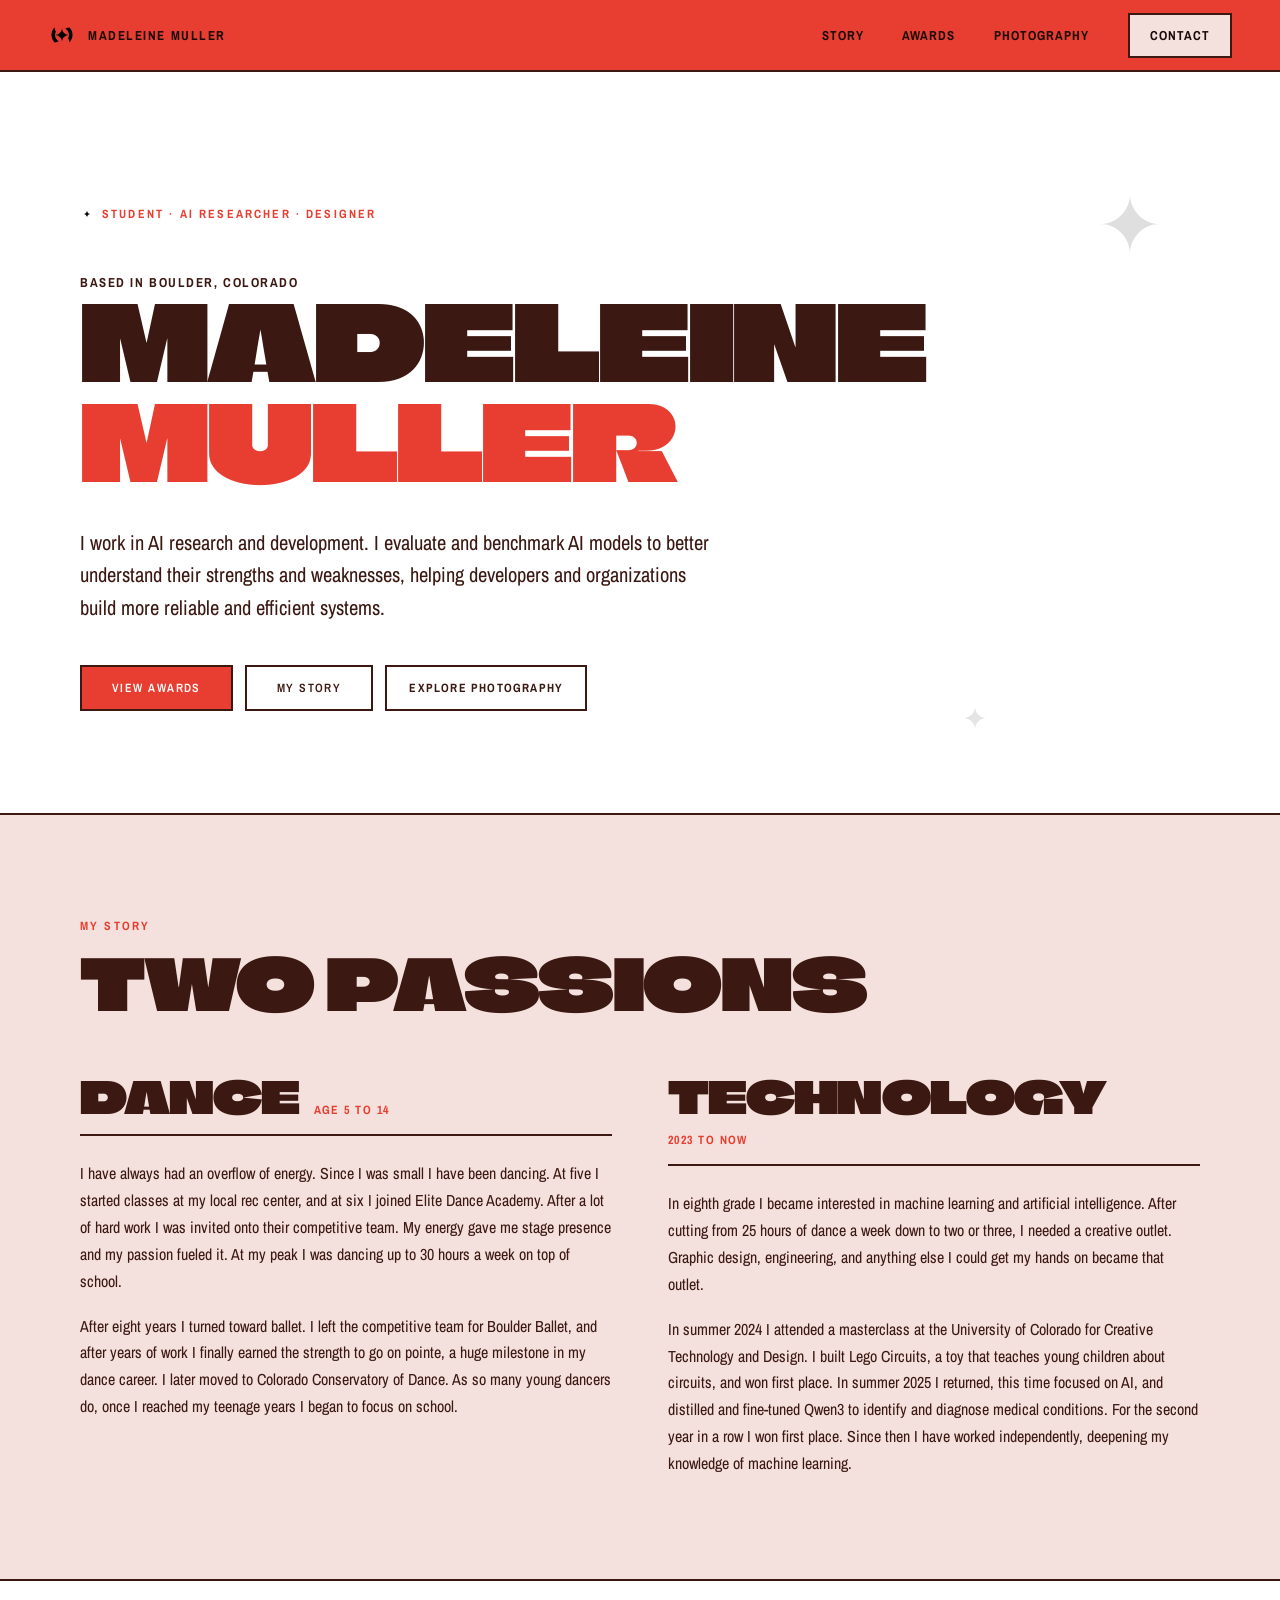
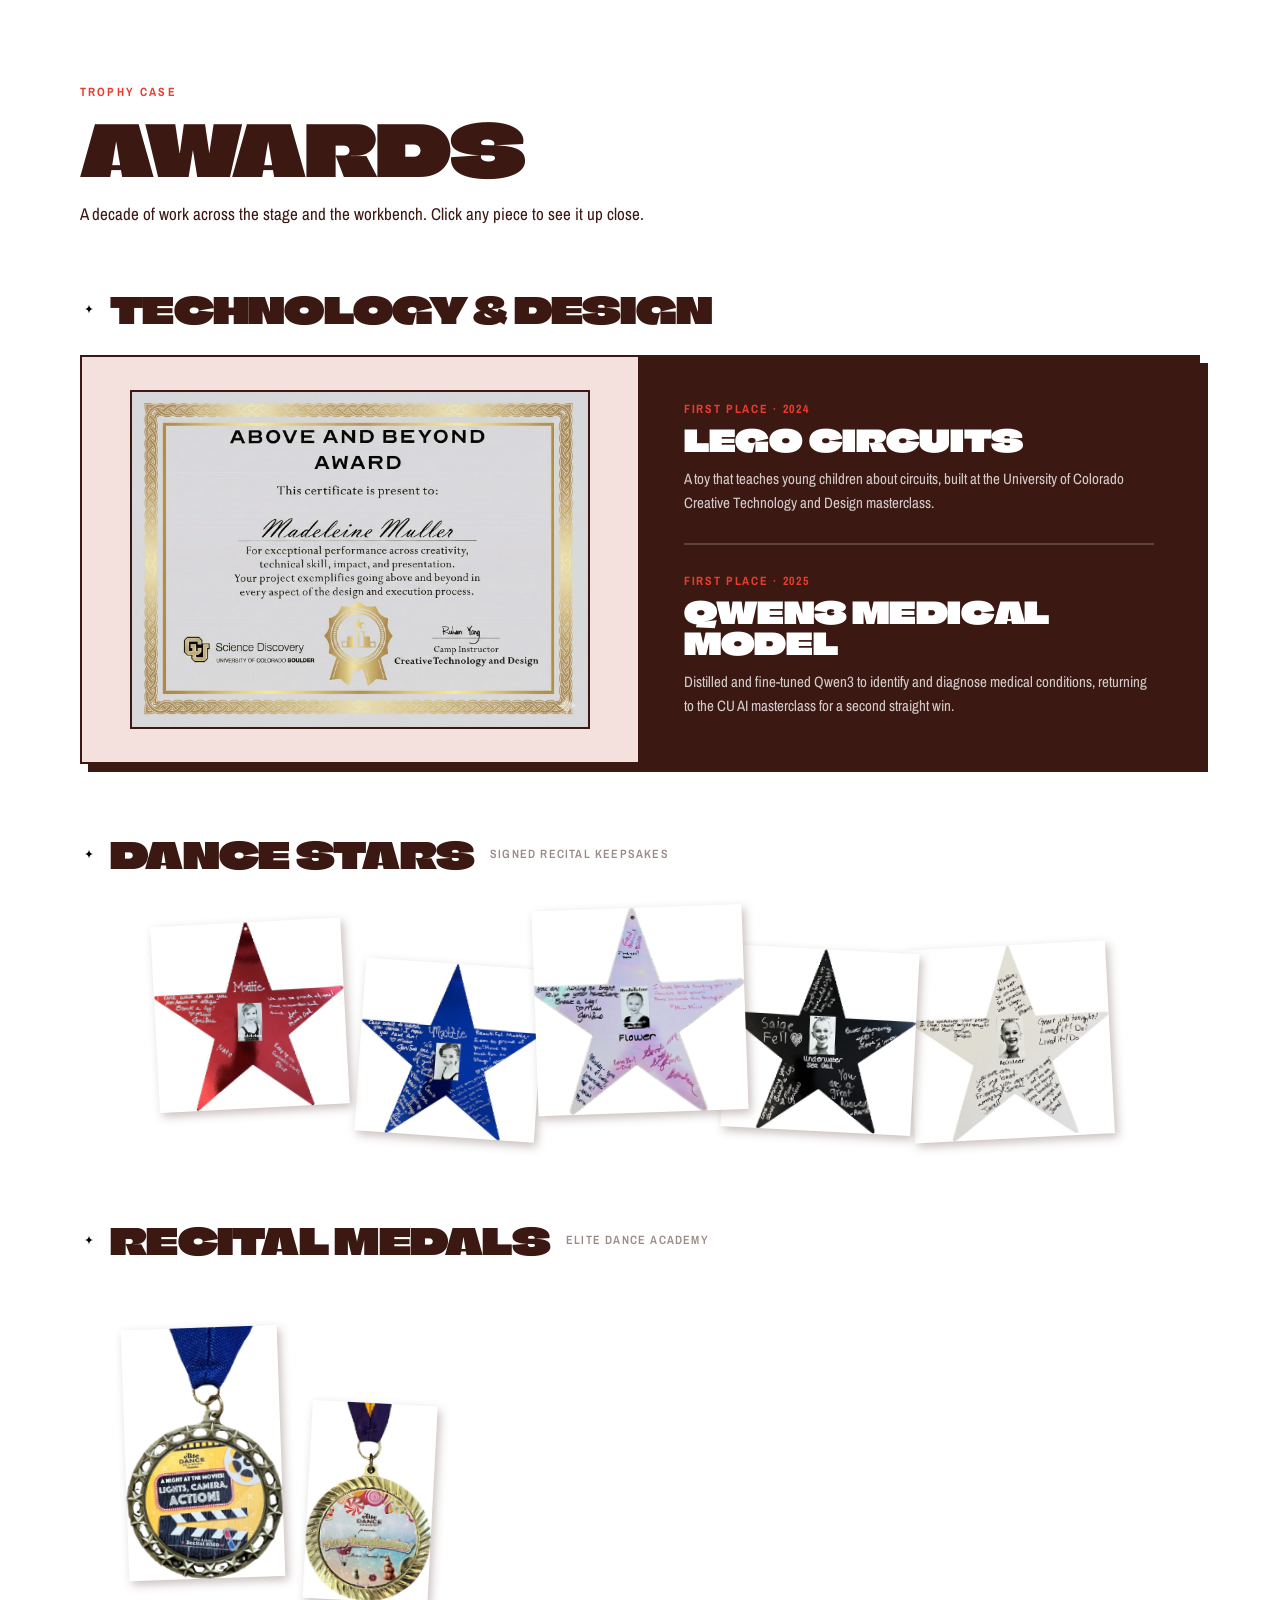
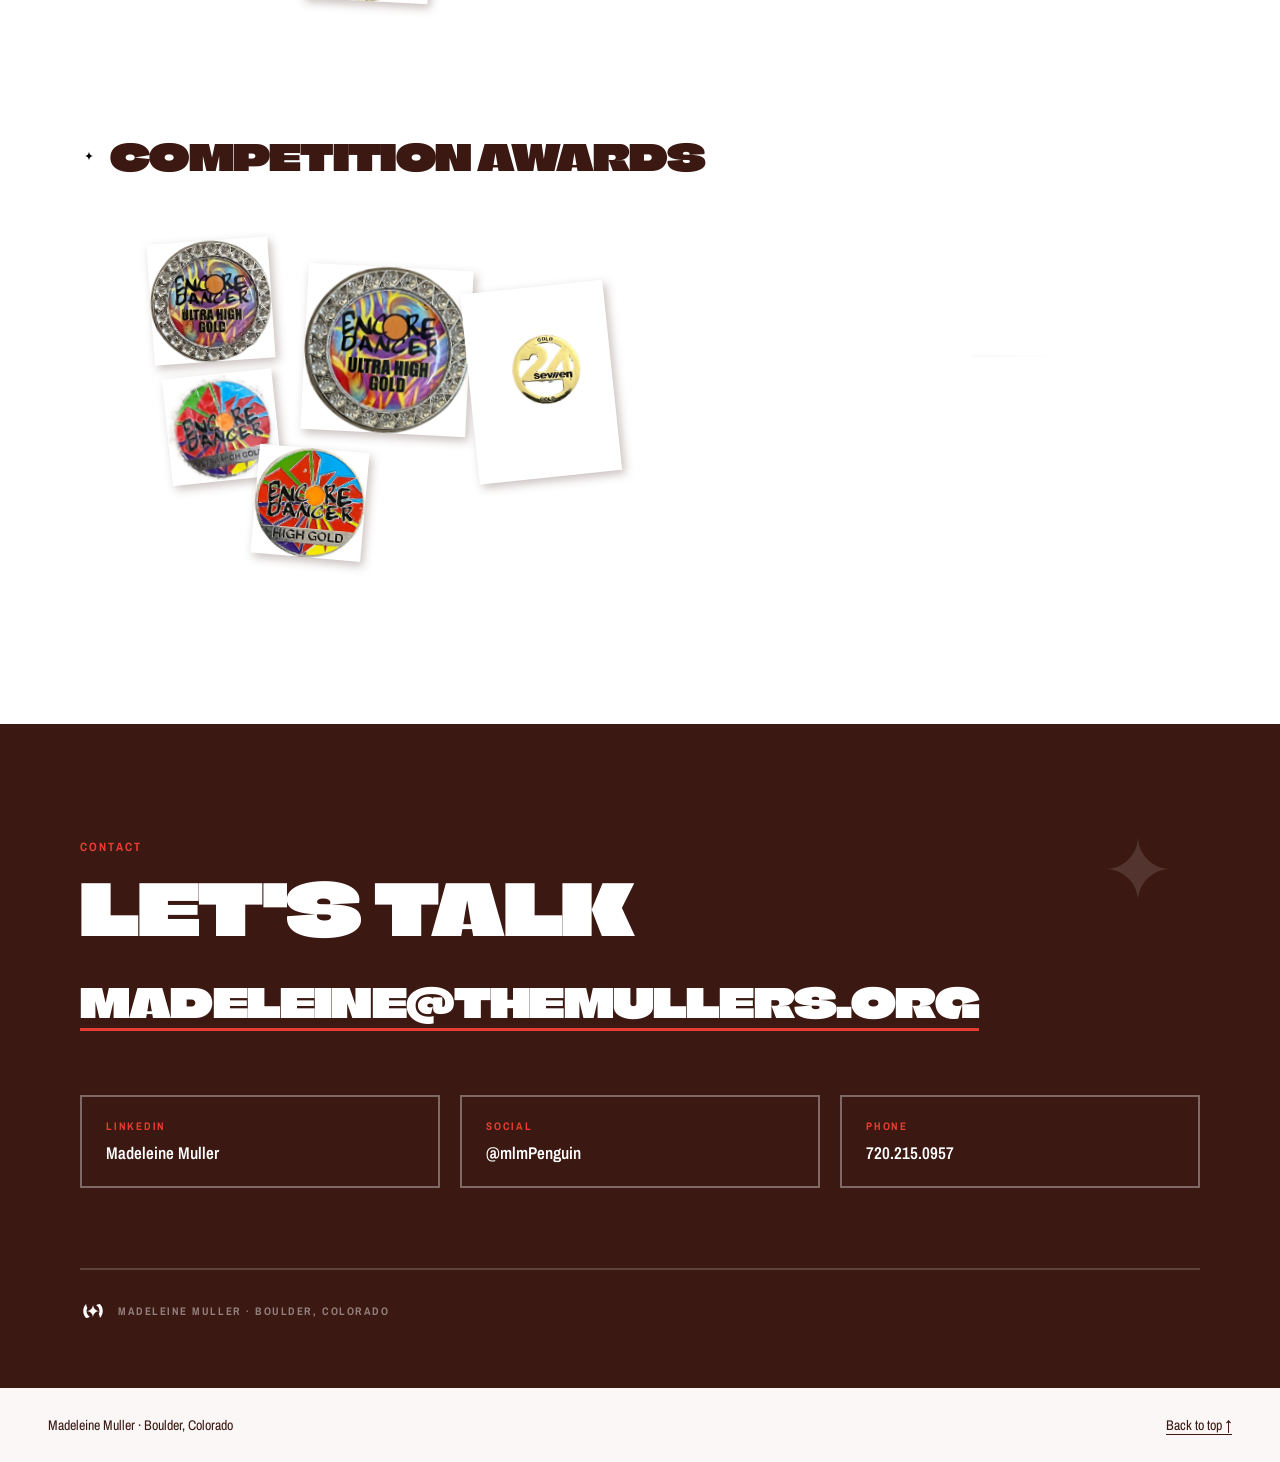
<file: index.html>
<!DOCTYPE html>
<html style="background: #E83E31; color-scheme: light;">
<head>
<meta charset="utf-8">
<meta name="viewport" content="width=device-width, initial-scale=1">
<meta name="theme-color" content="#E83E31">
<meta name="color-scheme" content="light">
<title>Madeleine Muller — AI Researcher &amp; Designer</title>
<meta name="description" content="AI research, design, dance, and photography by Madeleine Muller, based in Boulder, Colorado.">
<script>
if ('scrollRestoration' in history) history.scrollRestoration = 'manual';
function openPhotographyPage() {
  if (location.hash === '#photography') location.replace('photography.html');
}
window.addEventListener('hashchange', openPhotographyPage);
openPhotographyPage();
window.addEventListener('pageshow', () => {
  if (!location.hash) window.scrollTo({top: 0, left: 0, behavior: 'instant'});
});
</script>
<meta property="og:title" content="Madeleine Muller — AI Researcher &amp; Designer">
<meta property="og:description" content="AI research, design, dance, and photography by Madeleine Muller, based in Boulder, Colorado.">
<meta property="og:type" content="website">
<link rel="stylesheet" href="Assets/base.css">
<link rel="stylesheet" href="Assets/site.css?v=separate-pages-1">
<link rel="icon" href="Assets/monogram.svg" type="image/svg+xml">
<script src="Assets/site.js" defer></script>
</head>
<body style="background: #E83E31; color-scheme: light;">

<div style="background: var(--mm-white); color: var(--mm-dark); font-family: var(--font-body); min-height: 100vh;">

  <a href="#top" class="skip-link">Skip to content</a><nav class="site-navigation" aria-label="Main navigation">
 <a class="site-brand" href="#top"><img src="Assets/monogram.svg" width="28" height="28" alt=""><span>Madeleine Muller</span></a>
 <div id="mm-nav-links">
<a href="#story">Story</a><a href="#awards">Awards</a><a href="photography.html">Photography</a><a class="nav-contact" href="#contact">Contact</a>
</div>
 <a class="mobile-photo-link" href="photography.html">Photography</a>
 <details class="mobile-navigation"><summary>Menu</summary><div class="mobile-nav-panel">
<a href="#story">Story</a><a href="#awards">Awards</a><a href="photography.html">Photography</a><a href="#contact">Contact</a>
</div></details>
</nav><main id="top" style="padding-top: 64px; background: #FFFFFF;" tabindex="-1">

    <section style="position: relative; overflow: hidden; padding: clamp(72px, 11vw, 132px) clamp(20px, 5vw, 48px) clamp(64px, 8vw, 104px); border-bottom: 2px solid var(--mm-dark);" class="hero">
      <img src="Assets/sparkle.svg" aria-hidden="true" style="position: absolute; right: 7vw; top: 92px; width: 120px; height: 120px; opacity: 0.12;">
      <img src="Assets/sparkle.svg" aria-hidden="true" style="position: absolute; right: 22vw; bottom: 72px; width: 46px; height: 46px; opacity: 0.1;">
      <div style="max-width: 1120px; margin: 0 auto;">
        <div style="display: inline-flex; align-items: center; gap: 8px; font-size: 12px; font-weight: 700; letter-spacing: 0.18em; text-transform: uppercase; color: var(--mm-red); margin-bottom: 28px;">
          <img src="Assets/sparkle.svg" aria-hidden="true" style="width: 14px; height: 14px;">
          Student · AI Researcher · Designer
        </div>
        <p class="hero-context">Based in Boulder, Colorado</p>
<h1 style="font-family: var(--font-display); font-variation-settings: 'YEAR' 1979; font-weight: 400; font-size: clamp(60px, 11vw, 148px); line-height: 0.96; letter-spacing: -0.02em; text-transform: uppercase; margin: 0; color: var(--mm-dark);" class="hero-heading">
<span>Madeleine</span><span style="color: var(--mm-red)">Muller</span>
</h1>
        <p style="font-size: clamp(17px, 1.6vw, 21px); font-weight: 400; line-height: 1.6; color: var(--mm-dark); max-width: 640px; margin: 36px 0 0;">
          I work in AI research and development. I evaluate and benchmark AI models to better understand their strengths and weaknesses, helping developers and organizations build more reliable and efficient systems.
        </p>
        <div style="display: flex; flex-wrap: wrap; gap: 12px; margin-top: 40px;">
          <a href="#awards" style="font-size: 12px; font-weight: 600; letter-spacing: 0.12em; text-transform: uppercase; color: var(--mm-white); background: var(--mm-red); border: 2px solid var(--mm-dark); padding: 13px 30px; text-decoration: none; transition: transform 0.1s ease, box-shadow 0.1s ease;">View Awards</a>
          <a href="#story" style="font-size: 12px; font-weight: 600; letter-spacing: 0.12em; text-transform: uppercase; color: var(--mm-dark); background: transparent; border: 2px solid var(--mm-dark); padding: 13px 30px; text-decoration: none; transition: transform 0.1s ease, box-shadow 0.1s ease;">My Story</a>
        <a href="photography.html" class="hero-photo-link">Explore photography</a>
</div>
      </div>
    </section>

    <section id="story" style="scroll-margin-top: 72px; background: var(--mm-blush); border-bottom: 2px solid var(--mm-dark); padding: clamp(64px, 8vw, 104px) clamp(20px, 5vw, 48px);">
      <div style="max-width: 1120px; margin: 0 auto;">
        <div style="font-size: 12px; font-weight: 700; letter-spacing: 0.18em; text-transform: uppercase; color: var(--mm-red); margin-bottom: 14px;">My Story</div>
        <h2 style="font-family: var(--font-display); font-variation-settings: 'YEAR' 1979; font-weight: 400; font-size: clamp(40px, 6vw, 80px); line-height: 1.0; letter-spacing: -0.02em; text-transform: uppercase; margin: 0 0 56px; color: var(--mm-dark);" class="section-heading">Two Passions</h2>

        <div style="display: grid; grid-template-columns: repeat(auto-fit, minmax(min(360px, 100%), 1fr)); gap: 56px;">
          <div>
            <div style="display: flex; align-items: baseline; gap: 14px; border-bottom: 2px solid var(--mm-dark); padding-bottom: 16px; margin-bottom: 24px;" class="story-heading-row">
              <h3 style="font-family: var(--font-display); font-variation-settings: 'YEAR' 1979; font-weight: 400; font-size: clamp(34px, 4vw, 52px); line-height: 1.0; letter-spacing: -0.02em; text-transform: uppercase; margin: 0; color: var(--mm-dark);" class="story-label">Dance</h3>
              <span style="font-size: 12px; font-weight: 700; letter-spacing: 0.12em; text-transform: uppercase; color: var(--mm-red);">Age 5 to 14</span>
            </div>
            <p style="font-size: 16px; line-height: 1.68; color: var(--mm-dark); margin: 0 0 18px;">I have always had an overflow of energy. Since I was small I have been dancing. At five I started classes at my local rec center, and at six I joined Elite Dance Academy. After a lot of hard work I was invited onto their competitive team. My energy gave me stage presence and my passion fueled it. At my peak I was dancing up to 30 hours a week on top of school.</p>
            <p style="font-size: 16px; line-height: 1.68; color: var(--mm-dark); margin: 0;">After eight years I turned toward ballet. I left the competitive team for Boulder Ballet, and after years of work I finally earned the strength to go on pointe, a huge milestone in my dance career. I later moved to Colorado Conservatory of Dance. As so many young dancers do, once I reached my teenage years I began to focus on school.</p>
          </div>
          <div>
            <div style="display: flex; align-items: baseline; gap: 14px; border-bottom: 2px solid var(--mm-dark); padding-bottom: 16px; margin-bottom: 24px;" class="story-heading-row">
              <h3 style="font-family: var(--font-display); font-variation-settings: 'YEAR' 1979; font-weight: 400; font-size: clamp(34px, 4vw, 52px); line-height: 1.0; letter-spacing: -0.02em; text-transform: uppercase; margin: 0; color: var(--mm-dark);" class="story-label">Technology</h3>
              <span style="font-size: 12px; font-weight: 700; letter-spacing: 0.12em; text-transform: uppercase; color: var(--mm-red);">2023 to Now</span>
            </div>
            <p style="font-size: 16px; line-height: 1.68; color: var(--mm-dark); margin: 0 0 18px;">In eighth grade I became interested in machine learning and artificial intelligence. After cutting from 25 hours of dance a week down to two or three, I needed a creative outlet. Graphic design, engineering, and anything else I could get my hands on became that outlet.</p>
            <p style="font-size: 16px; line-height: 1.68; color: var(--mm-dark); margin: 0;">In summer 2024 I attended a masterclass at the University of Colorado for Creative Technology and Design. I built Lego Circuits, a toy that teaches young children about circuits, and won first place. In summer 2025 I returned, this time focused on AI, and distilled and fine-tuned Qwen3 to identify and diagnose medical conditions. For the second year in a row I won first place. Since then I have worked independently, deepening my knowledge of machine learning.</p>
          </div>
        </div>
      </div>
    </section>

    <section id="awards" style="scroll-margin-top: 72px; background: var(--mm-white); padding: clamp(64px, 8vw, 104px) clamp(20px, 5vw, 48px) clamp(48px, 6vw, 72px);">
      <div style="max-width: 1120px; margin: 0 auto;">
        <div style="font-size: 12px; font-weight: 700; letter-spacing: 0.18em; text-transform: uppercase; color: var(--mm-red); margin-bottom: 14px;">Trophy Case</div>
        <h2 style="font-family: var(--font-display); font-variation-settings: 'YEAR' 1979; font-weight: 400; font-size: clamp(40px, 6vw, 80px); line-height: 1.0; letter-spacing: -0.02em; text-transform: uppercase; margin: 0 0 16px; color: var(--mm-dark);" class="section-heading">Awards</h2>
        <p style="font-size: 17px; line-height: 1.6; color: var(--mm-dark); max-width: 600px; margin: 0;">A decade of work across the stage and the workbench. Click any piece to see it up close.</p>
      </div>

      <div style="max-width: 1120px; margin: 64px auto 0;">
        <div style="display: flex; align-items: center; gap: 12px; margin-bottom: 28px;" class="award-heading-row">
          <img src="Assets/sparkle.svg" aria-hidden="true" style="width: 18px; height: 18px;">
          <h3 style="font-family: var(--font-display); font-variation-settings: 'YEAR' 1979; font-weight: 400; font-size: clamp(24px, 3vw, 36px); line-height: 1.0; letter-spacing: -0.02em; text-transform: uppercase; margin: 0; color: var(--mm-dark);">Technology &amp; Design</h3>
        </div>
        <div style="display: grid; grid-template-columns: repeat(auto-fit, minmax(min(320px, 100%), 1fr)); gap: 0; border: 2px solid var(--mm-dark); box-shadow: var(--shadow-lg);">
          <a style="margin: 0; border: 0; border-right: 2px solid var(--mm-dark); border-bottom: 0; cursor: zoom-in; background: var(--mm-blush); padding: 32px; display: flex; align-items: center; justify-content: center;" href="Assets/awards/cuCert.jpg" class="certificate-link" data-title="Above and Beyond Award" data-subtitle="CU Science Discovery" aria-label="View Above and Beyond Award certificate"><img src="Assets/awards/cuCert.jpg" alt="Above and Beyond Award certificate from CU Science Discovery" width="1400" height="1027" loading="lazy" style="width:100%;max-width:460px;height:auto;border:2px solid #3B1812;"></a>
          <div style="background: var(--mm-dark); color: var(--mm-white); padding: clamp(28px, 4vw, 44px); display: flex; flex-direction: column; justify-content: center; gap: 28px;">
            <div>
              <div style="font-size: 12px; font-weight: 700; letter-spacing: 0.14em; text-transform: uppercase; color: var(--mm-red); margin-bottom: 8px;">First Place · 2024</div>
              <div style="font-family: var(--font-display); font-variation-settings: 'YEAR' 1979; font-weight: 400; font-size: clamp(22px, 2.6vw, 30px); line-height: 1.05; text-transform: uppercase; letter-spacing: -0.01em; margin-bottom: 10px;">Lego Circuits</div>
              <p style="font-size: 15px; line-height: 1.6; color: rgba(255,255,255,0.78); margin: 0;">A toy that teaches young children about circuits, built at the University of Colorado Creative Technology and Design masterclass.</p>
            </div>
            <div style="height: 2px; background: rgba(255,255,255,0.18);"></div>
            <div>
              <div style="font-size: 12px; font-weight: 700; letter-spacing: 0.14em; text-transform: uppercase; color: var(--mm-red); margin-bottom: 8px;">First Place · 2025</div>
              <div style="font-family: var(--font-display); font-variation-settings: 'YEAR' 1979; font-weight: 400; font-size: clamp(22px, 2.6vw, 30px); line-height: 1.05; text-transform: uppercase; letter-spacing: -0.01em; margin-bottom: 10px;">Qwen3 Medical Model</div>
              <p style="font-size: 15px; line-height: 1.6; color: rgba(255,255,255,0.78); margin: 0;">Distilled and fine-tuned Qwen3 to identify and diagnose medical conditions, returning to the CU AI masterclass for a second straight win.</p>
            </div>
          </div>
        </div>
      </div>

      <div style="max-width: 1120px; margin: 72px auto 0;">
        <div style="display: flex; align-items: center; gap: 12px; margin-bottom: 28px;" class="award-heading-row">
          <img src="Assets/sparkle.svg" aria-hidden="true" style="width: 18px; height: 18px;">
          <h3 style="font-family: var(--font-display); font-variation-settings: 'YEAR' 1979; font-weight: 400; font-size: clamp(24px, 3vw, 36px); line-height: 1.0; letter-spacing: -0.02em; text-transform: uppercase; margin: 0; color: var(--mm-dark);">Dance Stars</h3>
          <span style="font-size: 12px; font-weight: 600; letter-spacing: 0.1em; text-transform: uppercase; color: var(--mm-dark); opacity: 0.5; margin-left: 4px;">Signed recital keepsakes</span>
        </div>
        <div style="position: relative; width: 100%; max-width: 1000px; margin: 0 auto; aspect-ratio: 1000 / 250;" class="award-collage">
          <a href="Assets/awards/starRed.jpg" class="award-piece" data-title="Red Star" data-subtitle="Recital Keepsake" aria-label="View Red Star — Recital Keepsake" style="position: absolute; left: 11.0%; top: 46.0%; width: 19.0%; z-index: 5; cursor: zoom-in; transform: translate(-50%, -50%) rotate(-3.0deg);"><img src="Assets/awards/starRed.jpg" alt="Red Star" width="676" height="660" loading="lazy" decoding="async"></a><a href="Assets/awards/starBlue.jpg" class="award-piece" data-title="Blue Star" data-subtitle="Recital Keepsake" aria-label="View Blue Star — Recital Keepsake" style="position: absolute; left: 31.0%; top: 60.0%; width: 18.0%; z-index: 4; cursor: zoom-in; transform: translate(-50%, -50%) rotate(4.0deg);"><img src="Assets/awards/starBlue.jpg" alt="Blue Star" width="638" height="612" loading="lazy" decoding="async"></a><a href="Assets/awards/starSilver.jpg" class="award-piece" data-title="Silver Star" data-subtitle="Recital Keepsake" aria-label="View Silver Star — Recital Keepsake" style="position: absolute; left: 50.0%; top: 44.0%; width: 21.0%; z-index: 6; cursor: zoom-in; transform: translate(-50%, -50%) rotate(-2.0deg);"><img src="Assets/awards/starSilver.jpg" alt="Silver Star" width="1400" height="1365" loading="lazy" decoding="async"></a><a href="Assets/awards/starBlack.jpg" class="award-piece" data-title="Black Star" data-subtitle="Recital Keepsake" aria-label="View Black Star — Recital Keepsake" style="position: absolute; left: 68.0%; top: 56.0%; width: 19.0%; z-index: 3; cursor: zoom-in; transform: translate(-50%, -50%) rotate(3.0deg);"><img src="Assets/awards/starBlack.jpg" alt="Black Star" width="669" height="640" loading="lazy" decoding="async"></a><a href="Assets/awards/starWhite.jpg" class="award-piece" data-title="White Star" data-subtitle="Recital Keepsake" aria-label="View White Star — Recital Keepsake" style="position: absolute; left: 87.0%; top: 57.0%; width: 20.0%; z-index: 2; cursor: zoom-in; transform: translate(-50%, -50%) rotate(-3.0deg);"><img src="Assets/awards/starWhite.jpg" alt="White Star" width="651" height="629" loading="lazy" decoding="async"></a>
</div>
      </div>

      <div style="max-width: 1120px; margin: 72px auto 0;">
        <div style="display: flex; align-items: center; gap: 12px; margin-bottom: 28px;" class="award-heading-row">
          <img src="Assets/sparkle.svg" aria-hidden="true" style="width: 18px; height: 18px;">
          <h3 style="font-family: var(--font-display); font-variation-settings: 'YEAR' 1979; font-weight: 400; font-size: clamp(24px, 3vw, 36px); line-height: 1.0; letter-spacing: -0.02em; text-transform: uppercase; margin: 0; color: var(--mm-dark);">Recital Medals</h3>
          <span style="font-size: 12px; font-weight: 600; letter-spacing: 0.1em; text-transform: uppercase; color: var(--mm-dark); opacity: 0.5; margin-left: 4px;">Elite Dance Academy</span>
        </div>
        <div style="position: relative; width: 100%; max-width: 1040px; margin: 0 auto; aspect-ratio: 1040 / 380;" class="award-collage">
          <a href="Assets/awards/medalLCA.jpg" class="award-piece" data-title="Lights, Camera, Action" data-subtitle="Elite Dance Academy" aria-label="View Lights, Camera, Action — Elite Dance Academy" style="position: absolute; left: 8.0%; top: 44.0%; width: 15.0%; z-index: 6; cursor: zoom-in; transform: translate(-50%, -50%) rotate(-2.0deg);"><img src="Assets/awards/medalLCA.jpg" alt="Lights, Camera, Action" width="871" height="1400" loading="lazy" decoding="async"></a><a href="Assets/awards/medalPI.jpg" class="award-piece" data-title="Pure Imagination" data-subtitle="Elite Dance Academy" aria-label="View Pure Imagination — Elite Dance Academy" style="position: absolute; left: 24.0%; top: 57.0%; width: 12.0%; z-index: 4; cursor: zoom-in; transform: translate(-50%, -50%) rotate(3.0deg);"><img src="Assets/awards/medalPI.jpg" alt="Pure Imagination" width="883" height="1400" loading="lazy" decoding="async"></a><a href="Assets/awards/medalGSE.jpg" class="award-piece" data-title="Greatest Show on Earth" data-subtitle="Elite Dance Academy" aria-label="View Greatest Show on Earth — Elite Dance Academy" style="position: absolute; left: 40.0%; top: 45.0%; width: 15.0%; z-index: 5; cursor: zoom-in; transform: translate(-50%, -50%) rotate(-2.0deg);"><img src="Assets/awards/medalGSE.jpg" alt="Greatest Show on Earth" width="836" height="1400" loading="lazy" decoding="async"></a><a href="Assets/awards/medalBTNW.jpg" class="award-piece" data-title="Back Then, Now &amp; Wow" data-subtitle="Elite Dance Academy" aria-label="View Back Then, Now &amp; Wow — Elite Dance Academy" style="position: absolute; left: 56.0%; top: 58.0%; width: 12.5%; z-index: 3; cursor: zoom-in; transform: translate(-50%, -50%) rotate(2.0deg);"><img src="Assets/awards/medalBTNW.jpg" alt="Back Then, Now &amp; Wow" width="704" height="1400" loading="lazy" decoding="async"></a><a href="Assets/awards/medalCA.jpg" class="award-piece" data-title="Celebrate America" data-subtitle="Elite Dance Academy" aria-label="View Celebrate America — Elite Dance Academy" style="position: absolute; left: 72.0%; top: 45.0%; width: 14.0%; z-index: 5; cursor: zoom-in; transform: translate(-50%, -50%) rotate(-2.0deg);"><img src="Assets/awards/medalCA.jpg" alt="Celebrate America" width="836" height="1400" loading="lazy" decoding="async"></a><a href="Assets/awards/medalMagic.jpg" class="award-piece" data-title="Magical Moments" data-subtitle="Elite Dance Academy" aria-label="View Magical Moments — Elite Dance Academy" style="position: absolute; left: 89.0%; top: 43.0%; width: 16.0%; z-index: 2; cursor: zoom-in; transform: translate(-50%, -50%) rotate(2.0deg);"><img src="Assets/awards/medalMagic.jpg" alt="Magical Moments" width="631" height="1400" loading="lazy" decoding="async"></a>
</div>
      </div>

      <div style="max-width: 1120px; margin: 72px auto 0;">
        <div style="display: flex; align-items: center; gap: 12px; margin-bottom: 28px;" class="award-heading-row">
          <img src="Assets/sparkle.svg" aria-hidden="true" style="width: 18px; height: 18px;">
          <h3 style="font-family: var(--font-display); font-variation-settings: 'YEAR' 1979; font-weight: 400; font-size: clamp(24px, 3vw, 36px); line-height: 1.0; letter-spacing: -0.02em; text-transform: uppercase; margin: 0; color: var(--mm-dark);">Competition Awards</h3>
          </div>
        <div style="position: relative; width: 100%; max-width: 1100px; margin: 0 auto; aspect-ratio: 1100 / 450;" class="award-collage">
          <a href="Assets/awards/award24G1.jpg" class="award-piece" data-title="24Seven" data-subtitle="Gold" aria-label="View 24Seven — Gold" style="position: absolute; left: 41.0%; top: 40.0%; width: 13.0%; z-index: 22; cursor: zoom-in; transform: translate(-50%, -50%) rotate(-6.0deg);"><img src="Assets/awards/award24G1.jpg" alt="24Seven" width="1050" height="1400" loading="lazy" decoding="async"></a><a href="Assets/awards/award24G2.jpg" class="award-piece" data-title="24Seven" data-subtitle="Gold" aria-label="View 24Seven — Gold" style="position: absolute; left: 33.0%; top: 65.0%; width: 12.0%; z-index: 24; cursor: zoom-in; transform: translate(-50%, -50%) rotate(8.0deg);"><img src="Assets/awards/award24G2.jpg" alt="24Seven" width="1400" height="1400" loading="lazy" decoding="async"></a><a href="Assets/awards/award24Stop.jpg" class="award-piece" data-title="24Seven" data-subtitle="Stop the Clock" aria-label="View 24Seven — Stop the Clock" style="position: absolute; left: 45.0%; top: 54.0%; width: 22.0%; z-index: 28; cursor: zoom-in; transform: translate(-50%, -50%) rotate(0.0deg);"><img src="Assets/awards/award24Stop.jpg" alt="24Seven" width="1400" height="1215" loading="lazy" decoding="async"></a><a href="Assets/awards/encoreUHG1.jpg" class="award-piece" data-title="Encore" data-subtitle="Ultra High Gold" aria-label="View Encore — Ultra High Gold" style="position: absolute; left: 12.0%; top: 50.0%; width: 10.0%; z-index: 32; cursor: zoom-in; transform: translate(-50%, -50%) rotate(-6.0deg);"><img src="Assets/awards/encoreUHG1.jpg" alt="Encore" width="934" height="905" loading="lazy" decoding="async"></a><a href="Assets/awards/encoreUHG2.jpg" class="award-piece" data-title="Encore" data-subtitle="Ultra High Gold" aria-label="View Encore — Ultra High Gold" style="position: absolute; left: 27.0%; top: 33.0%; width: 15.0%; z-index: 20; cursor: zoom-in; transform: translate(-50%, -50%) rotate(3.0deg);"><img src="Assets/awards/encoreUHG2.jpg" alt="Encore" width="1392" height="1400" loading="lazy" decoding="async"></a><a href="Assets/awards/encoreUHG3.jpg" class="award-piece" data-title="Encore" data-subtitle="Ultra High Gold" aria-label="View Encore — Ultra High Gold" style="position: absolute; left: 11.0%; top: 22.0%; width: 11.0%; z-index: 30; cursor: zoom-in; transform: translate(-50%, -50%) rotate(-4.0deg);"><img src="Assets/awards/encoreUHG3.jpg" alt="Encore" width="917" height="916" loading="lazy" decoding="async"></a><a href="Assets/awards/encoreHG.jpg" class="award-piece" data-title="Encore" data-subtitle="High Gold" aria-label="View Encore — High Gold" style="position: absolute; left: 20.0%; top: 67.0%; width: 10.0%; z-index: 34; cursor: zoom-in; transform: translate(-50%, -50%) rotate(5.0deg);"><img src="Assets/awards/encoreHG.jpg" alt="Encore" width="1400" height="1391" loading="lazy" decoding="async"></a><a href="Assets/awards/nrgHG1.jpg" class="award-piece" data-title="NRG" data-subtitle="High Gold" aria-label="View NRG — High Gold" style="position: absolute; left: 72.0%; top: 30.0%; width: 15.0%; z-index: 18; cursor: zoom-in; transform: translate(-50%, -50%) rotate(2.0deg);"><img src="Assets/awards/nrgHG1.jpg" alt="NRG" width="1400" height="1256" loading="lazy" decoding="async"></a><a href="Assets/awards/nrgHG2.jpg" class="award-piece" data-title="NRG" data-subtitle="Keychain" aria-label="View NRG — Keychain" style="position: absolute; left: 83.0%; top: 56.0%; width: 16.0%; z-index: 16; cursor: zoom-in; transform: translate(-50%, -50%) rotate(-88.0deg);"><img src="Assets/awards/nrgHG2.jpg" alt="NRG" width="1400" height="579" loading="lazy" decoding="async"></a><a href="Assets/awards/nrgHG3.jpg" class="award-piece" data-title="NRG" data-subtitle="High Gold" aria-label="View NRG — High Gold" style="position: absolute; left: 93.0%; top: 36.0%; width: 14.0%; z-index: 18; cursor: zoom-in; transform: translate(-50%, -50%) rotate(4.0deg);"><img src="Assets/awards/nrgHG3.jpg" alt="NRG" width="1400" height="1223" loading="lazy" decoding="async"></a><a href="Assets/awards/sqHG1.jpg" class="award-piece" data-title="StarQuest" data-subtitle="High Gold" aria-label="View StarQuest — High Gold" style="position: absolute; left: 57.0%; top: 27.0%; width: 13.0%; z-index: 26; cursor: zoom-in; transform: translate(-50%, -50%) rotate(3.0deg);"><img src="Assets/awards/sqHG1.jpg" alt="StarQuest" width="1383" height="1292" loading="lazy" decoding="async"></a><a href="Assets/awards/sqHG2.jpg" class="award-piece" data-title="StarQuest" data-subtitle="High Gold" aria-label="View StarQuest — High Gold" style="position: absolute; left: 60.0%; top: 50.0%; width: 13.0%; z-index: 24; cursor: zoom-in; transform: translate(-50%, -50%) rotate(-3.0deg);"><img src="Assets/awards/sqHG2.jpg" alt="StarQuest" width="1400" height="1201" loading="lazy" decoding="async"></a><a href="Assets/awards/awardCeleb.jpg" class="award-piece" data-title="Celebrity" data-subtitle="Adjudication" aria-label="View Celebrity — Adjudication" style="position: absolute; left: 23.0%; top: 85.0%; width: 7.0%; z-index: 42; cursor: zoom-in; transform: translate(-50%, -50%) rotate(6.0deg);"><img src="Assets/awards/awardCeleb.jpg" alt="Celebrity" width="1208" height="1195" loading="lazy" decoding="async"></a><a href="Assets/awards/awardFluid.jpg" class="award-piece" data-title="Fluid" data-subtitle="Competition" aria-label="View Fluid — Competition" style="position: absolute; left: 67.0%; top: 76.0%; width: 7.0%; z-index: 42; cursor: zoom-in; transform: translate(-50%, -50%) rotate(-6.0deg);"><img src="Assets/awards/awardFluid.jpg" alt="Fluid" width="1138" height="1400" loading="lazy" decoding="async"></a><a href="Assets/awards/elite5yr.jpg" class="award-piece" data-title="Elite Dance Academy" data-subtitle="5 Years" aria-label="View Elite Dance Academy — 5 Years" style="position: absolute; left: 90.0%; top: 74.0%; width: 12.0%; z-index: 20; cursor: zoom-in; transform: translate(-50%, -50%) rotate(6.0deg);"><img src="Assets/awards/elite5yr.jpg" alt="Elite Dance Academy" width="550" height="1400" loading="lazy" decoding="async"></a>
</div>
      </div>
    </section>

    <section id="contact" style="scroll-margin-top: 72px; background: var(--mm-dark); color: var(--mm-white); padding: clamp(72px, 9vw, 120px) clamp(20px, 5vw, 48px) clamp(48px, 6vw, 64px); position: relative; overflow: hidden;">
      <img src="Assets/sparkle.svg" aria-hidden="true" style="position: absolute; right: 6vw; top: 80px; width: 130px; height: 130px; opacity: 0.12; filter: invert(1);">
      <div style="max-width: 1120px; margin: 0 auto; position: relative;">
        <div style="font-size: 12px; font-weight: 700; letter-spacing: 0.18em; text-transform: uppercase; color: var(--mm-red); margin-bottom: 18px;">Contact</div>
        <h2 style="font-family: var(--font-display); font-variation-settings: 'YEAR' 1979; font-weight: 400; font-size: clamp(44px, 7vw, 92px); line-height: 0.98; letter-spacing: -0.02em; text-transform: uppercase; margin: 0 0 40px;" class="section-heading">Let's Talk</h2>
        <a href="mailto:madeleine@themullers.org" style="display: inline-block; font-family: var(--font-display); font-variation-settings: 'YEAR' 1979; font-weight: 400; font-size: clamp(24px, 4vw, 46px); line-height: 1.0; letter-spacing: -0.02em; text-transform: uppercase; color: var(--mm-white); text-decoration: none; border-bottom: 3px solid var(--mm-red); padding-bottom: 6px;" class="contact-email">madeleine@themullers.org</a>

        <div style="display: grid; grid-template-columns: repeat(auto-fit, minmax(220px, 1fr)); gap: 20px; margin-top: 64px;">
          <a href="https://www.linkedin.com/in/madeleine-muller-316984306" target="_blank" rel="noopener" style="text-decoration: none; background: transparent; border: 2px solid rgba(255,255,255,0.35); padding: 22px 24px; transition: transform 0.1s ease, box-shadow 0.1s ease; display: block;">
            <div style="font-size: 11px; font-weight: 700; letter-spacing: 0.16em; text-transform: uppercase; color: var(--mm-red); margin-bottom: 8px;">LinkedIn</div>
            <div style="font-size: 17px; font-weight: 600; color: var(--mm-white);">Madeleine Muller</div>
          </a>
          <a href="https://instagram.com/mlmPenguin" target="_blank" rel="noopener" style="text-decoration: none; background: transparent; border: 2px solid rgba(255,255,255,0.35); padding: 22px 24px; transition: transform 0.1s ease, box-shadow 0.1s ease; display: block;">
            <div style="font-size: 11px; font-weight: 700; letter-spacing: 0.16em; text-transform: uppercase; color: var(--mm-red); margin-bottom: 8px;">Social</div>
            <div style="font-size: 17px; font-weight: 600; color: var(--mm-white);">@mlmPenguin</div>
          </a>
          <a href="tel:+17202150957" style="text-decoration: none; background: transparent; border: 2px solid rgba(255,255,255,0.35); padding: 22px 24px; transition: transform 0.1s ease, box-shadow 0.1s ease; display: block;">
            <div style="font-size: 11px; font-weight: 700; letter-spacing: 0.16em; text-transform: uppercase; color: var(--mm-red); margin-bottom: 8px;">Phone</div>
            <div style="font-size: 17px; font-weight: 600; color: var(--mm-white);">720.215.0957</div>
          </a>
        </div>

        <div style="display: flex; align-items: center; gap: 12px; margin-top: 80px; padding-top: 28px; border-top: 2px solid rgba(255,255,255,0.18);">
          <img src="Assets/monogram.svg" alt="MM" style="width: 26px; height: 26px; filter: invert(1);">
          <span style="font-size: 11px; font-weight: 700; letter-spacing: 0.14em; text-transform: uppercase; color: rgba(255,255,255,0.45);">Madeleine Muller · Boulder, Colorado</span>
        </div>
      </div>
    </section>
  </main>

  <footer class="site-footer"><span>Madeleine Muller · Boulder, Colorado</span><a href="#top">Back to top ↑</a></footer>
</div>


</body>
</html>
</file>
<file: Assets/base.css>
@font-face {
  font-family: 'Archivo Narrow';
  src: url("fonts/archivo-narrow.ttf") format('truetype');
  font-weight: 100 900;
  font-style: normal;
  font-display: swap;
}

@font-face {
  font-family: 'Climate Crisis';
  src: url("fonts/climate-crisis.ttf") format('truetype');
  font-weight: normal;
  font-style: normal;
  font-display: swap;
}

:root {
  /* ——— Brand Primitives ——— */
  --mm-red:        #E83E31;
  --mm-red-deep:   #C42D1E;
  --mm-blush:      #F4E0DC;
  --mm-blush-dark: #E8C8C0;
  --mm-dark:       #3B1812;
  --mm-dark-mid:   #6B3020;
  --mm-white:      #FFFFFF;
  --mm-off-white:  #FAF7F6;

  /* ——— Semantic Tokens ——— */
  --color-bg:           var(--mm-white);
  --color-bg-subtle:    var(--mm-off-white);
  --color-fg:           var(--mm-dark);
  --color-accent:       var(--mm-red);
  --color-accent-hover: var(--mm-red-deep);
  --color-surface:      var(--mm-blush);
  --color-surface-dark: var(--mm-blush-dark);
  --color-on-accent:    var(--mm-white);
  --color-on-surface:   var(--mm-dark);
  --color-border:       var(--mm-dark);
  --color-muted:        rgba(59, 24, 18, 0.45);
  --color-muted-light:  rgba(59, 24, 18, 0.18);
}

:root {
  /* ——— Font Families ——— */
  --font-display: 'Climate Crisis', serif;
  --font-body:    'Archivo Narrow', sans-serif;

  /* ——— Type Scale ——— */
  --text-xs:      0.75rem;    /* 12px */
  --text-sm:      0.875rem;   /* 14px */
  --text-base:    1rem;       /* 16px */
  --text-lg:      1.25rem;    /* 20px */
  --text-xl:      1.5rem;     /* 24px */
  --text-2xl:     2rem;       /* 32px */
  --text-3xl:     3rem;       /* 48px */
  --text-4xl:     4.5rem;     /* 72px */
  --text-5xl:     6rem;       /* 96px */
  --text-display: 9rem;       /* 144px */

  /* ——— Weights ——— */
  --weight-light:    300;
  --weight-regular:  400;
  --weight-medium:   500;
  --weight-semibold: 600;
  --weight-bold:     700;
  --weight-black:    900;

  /* ——— Line Heights ——— */
  --leading-none:    1;
  --leading-tight:   1.08;
  --leading-snug:    1.25;
  --leading-normal:  1.5;
  --leading-relaxed: 1.65;

  /* ——— Letter Spacing ——— */
  --tracking-tight:   -0.02em;
  --tracking-normal:  0em;
  --tracking-wide:    0.05em;
  --tracking-wider:   0.1em;
  --tracking-widest:  0.18em;
}

:root {
  /* ——— Base Scale (4px grid) ——— */
  --space-1:  4px;
  --space-2:  8px;
  --space-3:  12px;
  --space-4:  16px;
  --space-5:  20px;
  --space-6:  24px;
  --space-8:  32px;
  --space-10: 40px;
  --space-12: 48px;
  --space-16: 64px;
  --space-20: 80px;
  --space-24: 96px;
  --space-32: 128px;

  /* ——— Semantic ——— */
  --spacing-page-gutter:   var(--space-8);
  --spacing-section-gap:   var(--space-20);
  --spacing-card-padding:  var(--space-6);
  --spacing-component-gap: var(--space-4);
  --spacing-inline-gap:    var(--space-2);

  /* ——— Border Radius ——— */
  --radius-none: 0px;
  --radius-sm:   2px;
  --radius-md:   4px;
  --radius-full: 9999px;
}

:root {
  /* ——— Hard Offset Shadows (editorial, no blur) ——— */
  --shadow-sm:  2px  2px 0 var(--mm-dark);
  --shadow-md:  4px  4px 0 var(--mm-dark);
  --shadow-lg:  8px  8px 0 var(--mm-dark);
  --shadow-xl: 12px 12px 0 var(--mm-dark);

  /* ——— Accent Shadows ——— */
  --shadow-accent-sm: 2px 2px 0 var(--mm-red);
  --shadow-accent-md: 4px 4px 0 var(--mm-red);

  /* ——— Focus ——— */
  --focus-ring: 0 0 0 3px var(--mm-blush), 0 0 0 5px var(--mm-red);

  /* ——— Transitions ——— */
  --transition-fast:   0.1s ease;   /* @kind other */
  --transition-normal: 0.2s ease;   /* @kind other */
  --transition-slow:   0.35s ease;  /* @kind other */
}

    * { box-sizing: border-box; }
    html { scroll-behavior: smooth; }
    body { margin: 0; background: #FFFFFF; overflow-x: hidden; }
    @media (max-width: 520px) {
      #mm-nav-links [data-nav-hide] { display: none; }
    }
</file>
<file: Assets/site.css>
:root { color-scheme: light; }
/* Safari samples the rendered top edge for its tab-bar tint. Keep this solid
   and consistent with the initial HTML canvas and theme-color metadata. */
html { background: var(--mm-red); scroll-padding-top: 84px; }
body { color: var(--mm-dark); font-family: var(--font-body), sans-serif; }
.page-shell { min-height: 100vh; background: var(--mm-white); }
a, button, summary { -webkit-tap-highlight-color: transparent; }
button, summary { font: inherit; }
a:focus-visible, button:focus-visible, summary:focus-visible { outline: 3px solid var(--mm-red); outline-offset: 5px; }
.skip-link { position: fixed; top: 8px; left: 12px; z-index: 500; padding: 12px 18px; color: #fff; background: var(--mm-dark); transform: translateY(-180%); }
.skip-link:focus { transform: none; }
.site-navigation { position: fixed; inset: 0 0 auto; z-index: 100; height: 72px; padding: 0 clamp(16px, 4vw, 48px); background: var(--mm-red); border-bottom: 2px solid var(--mm-dark); display: flex; align-items: center; justify-content: space-between; gap: 20px; }
.site-brand { display: flex; align-items: center; gap: 12px; text-decoration: none; color: #1A0A07; }
.site-brand img { width: 28px; height: 28px; }
.site-brand span { font-size: 13px; font-weight: 700; letter-spacing: .12em; text-transform: uppercase; }
#mm-nav-links { display: flex; align-items: center; gap: clamp(20px, 3vw, 40px); }
.site-navigation a:not(.site-brand) { font-size: 13px; font-weight: 700; letter-spacing: .08em; text-transform: uppercase; text-decoration: none; color: #1A0A07; }
.site-navigation a[aria-current] { text-decoration: underline; text-decoration-color: currentColor; text-decoration-thickness: 3px; text-underline-offset: 8px; }
.site-navigation :focus-visible { outline-color: #1A0A07; }
.site-navigation .nav-contact { padding: 12px 20px; background: var(--mm-blush); border: 2px solid var(--mm-dark); }
.mobile-navigation, .mobile-photo-link { display: none; }
main { padding-top: 72px !important; }
main:focus { outline: none; }
.hero-heading { font-size: clamp(26px, 8.2vw, 104px) !important; }
.hero-heading span { display: block; }
.hero-context { margin: 24px 0 0; font-size: 13px; font-weight: 700; text-transform: uppercase; letter-spacing: .12em; }
.hero-photo-link { display: inline-flex; align-items: center; padding: 13px 22px; border: 2px solid var(--mm-dark); color: var(--mm-dark); text-decoration: none; font-size: 12px; font-weight: 700; letter-spacing: .1em; text-transform: uppercase; }
.hero-photo-link:hover { background: var(--mm-blush); }
.section-heading { font-size: clamp(26px, 5.5vw, 72px) !important; }
.story-label { font-size: clamp(22px, 3.5vw, 44px) !important; }
.story-heading-row { flex-wrap: wrap; row-gap: 8px; }
.contact-email { font-size: clamp(16px, 3.2vw, 40px) !important; overflow-wrap: anywhere; max-width: 100%; }
.award-heading-row { flex-wrap: wrap; }
.award-piece { border: 0; background: transparent; padding: 0; display: block; }
.award-piece:hover, .award-piece:focus-visible { z-index: 70 !important; }
.award-piece img { width: 100%; height: auto; display: block; filter: drop-shadow(3px 4px 5px rgba(59,24,18,.28)); }
.photography-grid { grid-template-columns: repeat(2, minmax(0, 1fr)); gap: 28px; }
.photograph:first-child, .photograph.photo-wide { grid-column: 1 / -1; }
.photograph picture { display: block; }
.photograph { min-width: 0; }
.photograph-caption h3 { font-size: 20px; }
.site-footer { padding: 28px clamp(20px, 5vw, 48px); background: var(--mm-off-white); display: flex; justify-content: space-between; align-items: center; flex-wrap: wrap; gap: 16px; font-size: 14px; }
.site-footer a { color: var(--mm-dark); text-underline-offset: 4px; }
.image-viewer { box-sizing: border-box; width: min(1280px, calc(100% - 32px)); max-height: calc(100dvh - 32px); padding: 0; border: 2px solid var(--mm-dark); background: var(--mm-off-white); color: var(--mm-dark); font-family: var(--font-body), sans-serif; }
.image-viewer::backdrop { background: rgba(59,24,18,.65); }
.viewer-header { padding: 20px 24px; border-bottom: 2px solid var(--mm-dark); display: flex; align-items: center; justify-content: space-between; gap: 20px; }
.viewer-counter { margin: 0 0 4px; color: var(--mm-red); font-size: 12px; text-transform: uppercase; font-weight: 700; letter-spacing: .12em; }
.viewer-title { font-size: 24px; margin: 0; }
.viewer-controls { display: flex; gap: 8px; flex-shrink: 0; }
.viewer-controls button { width: 44px; min-height: 44px; border: 2px solid var(--mm-dark); background: #fff; color: var(--mm-dark); font-size: 22px; cursor: pointer; }
.viewer-controls button:disabled { opacity: .3; cursor: default; }
.viewer-content { display: grid; grid-template-columns: minmax(0, 1fr) 290px; }
.viewer-image-wrap { min-height: 240px; background: var(--mm-blush); display: flex; align-items: center; justify-content: center; position: relative; padding: 20px; }
.viewer-image { display: block; width: 100%; height: auto; max-height: calc(100dvh - 160px); object-fit: contain; }
.viewer-loading { position: absolute; background: var(--mm-off-white); padding: 12px 18px; }
.viewer-loading[hidden] { display: none; }
.viewer-meta { padding: 24px; overflow-wrap: anywhere; }
.viewer-meta a { color: var(--mm-dark); text-underline-offset: 4px; }
.viewer-meta .photograph-capture { grid-template-columns: 1fr; }
.viewer-meta p { line-height: 1.5; }
.viewer-meta .photograph-hdr { margin: 0; }
.image-viewer.award-viewer .viewer-content { grid-template-columns: 1fr; }
.image-viewer.award-viewer .viewer-meta { padding-top: 0; text-align: center; }
@media (max-width: 760px) {
  #mm-nav-links { display: none; }
  .site-navigation { gap: 10px; padding: 0 16px; }
  .site-brand { margin-right: auto; gap: 8px; }
  .site-brand span { font-size: 11px; max-width: 112px; }
  .mobile-photo-link { display: inline-block; }
  .site-navigation .mobile-photo-link { font-size: 11px; letter-spacing: .04em; }
  .mobile-navigation { display: block; }
  .mobile-navigation summary { list-style: none; cursor: pointer; padding: 12px; border: 2px solid var(--mm-dark); font-size: 12px; text-transform: uppercase; font-weight: 700; background: var(--mm-blush); }
  .mobile-navigation summary::-webkit-details-marker { display: none; }
  .mobile-nav-panel { position: absolute; top: 70px; left: 0; right: 0; background: #fff; border-bottom: 2px solid var(--mm-dark); padding: 16px; display: grid; gap: 4px; box-shadow: 0 12px 20px rgba(59,24,18,.1); }
  .mobile-nav-panel a { display: block; padding: 16px; }
  .section-heading { margin-bottom: 32px !important; }
  .award-collage { display: grid; grid-template-columns: repeat(3, minmax(0, 1fr)); gap: 16px; aspect-ratio: auto !important; }
  .award-collage .award-piece { position: relative !important; left: auto !important; top: auto !important; width: 100% !important; transform: none !important; z-index: auto !important; height: 130px; display: flex; align-items: center; justify-content: center; }
  .award-piece img { max-height: 130px; object-fit: contain; }
  .photography-grid { grid-template-columns: 1fr; }
  .viewer-content { grid-template-columns: 1fr; }
  .viewer-header { padding: 16px; gap: 12px; }
  .viewer-title { font-size: 20px; }
  .viewer-controls { gap: 4px; }
  .viewer-controls button { width: 40px; }
  .viewer-image-wrap { padding: 12px; }
  .viewer-image { max-height: 55dvh; }
  .viewer-meta .photograph-capture { grid-template-columns: repeat(2, minmax(0,1fr)); }
}
@media (max-width: 360px) {
  .site-navigation { padding: 0 10px; gap: 8px; }
  .site-brand span { max-width: 92px; font-size: 10px; }
  .site-brand img { width: 24px; height: 24px; }
  .mobile-navigation summary { padding: 10px; }
}
@media (prefers-reduced-motion: reduce) {
  html { scroll-behavior: auto; }
  *, *::before, *::after { transition: none !important; animation: none !important; }
}
</file>
